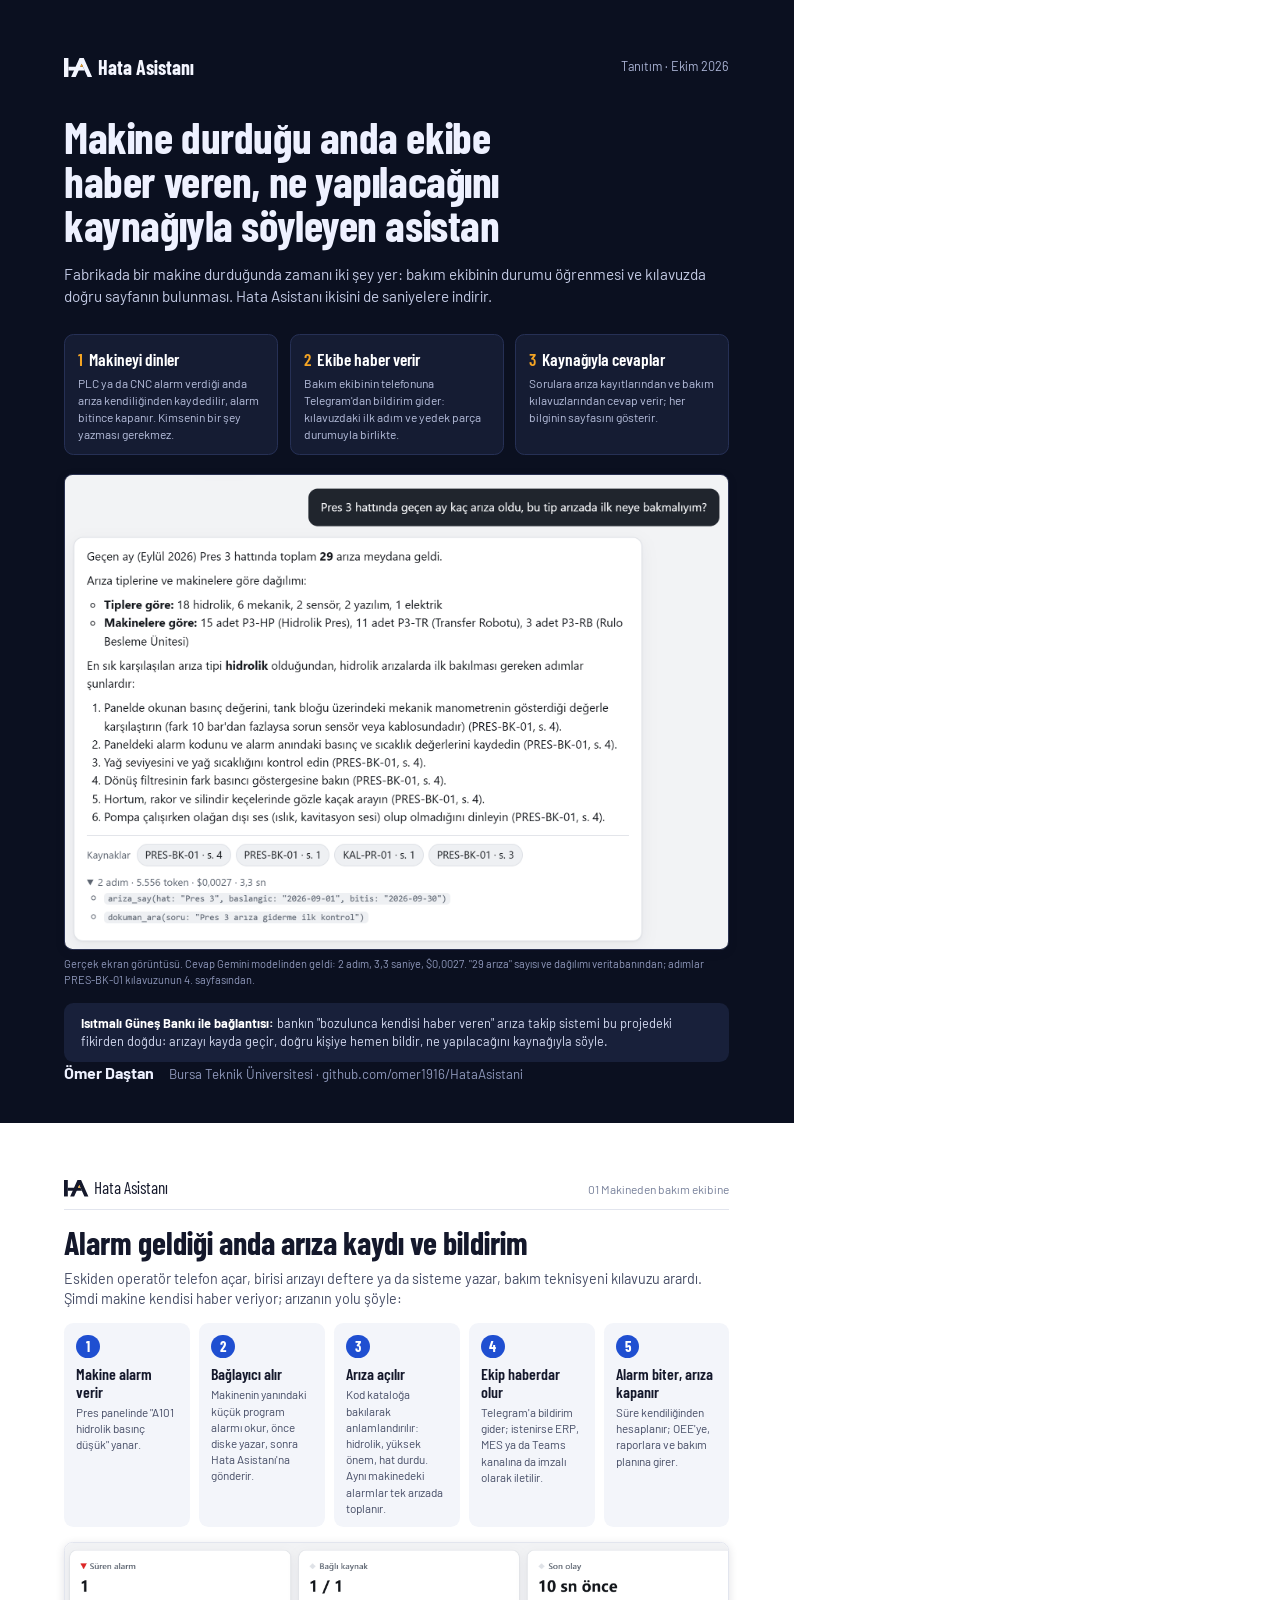
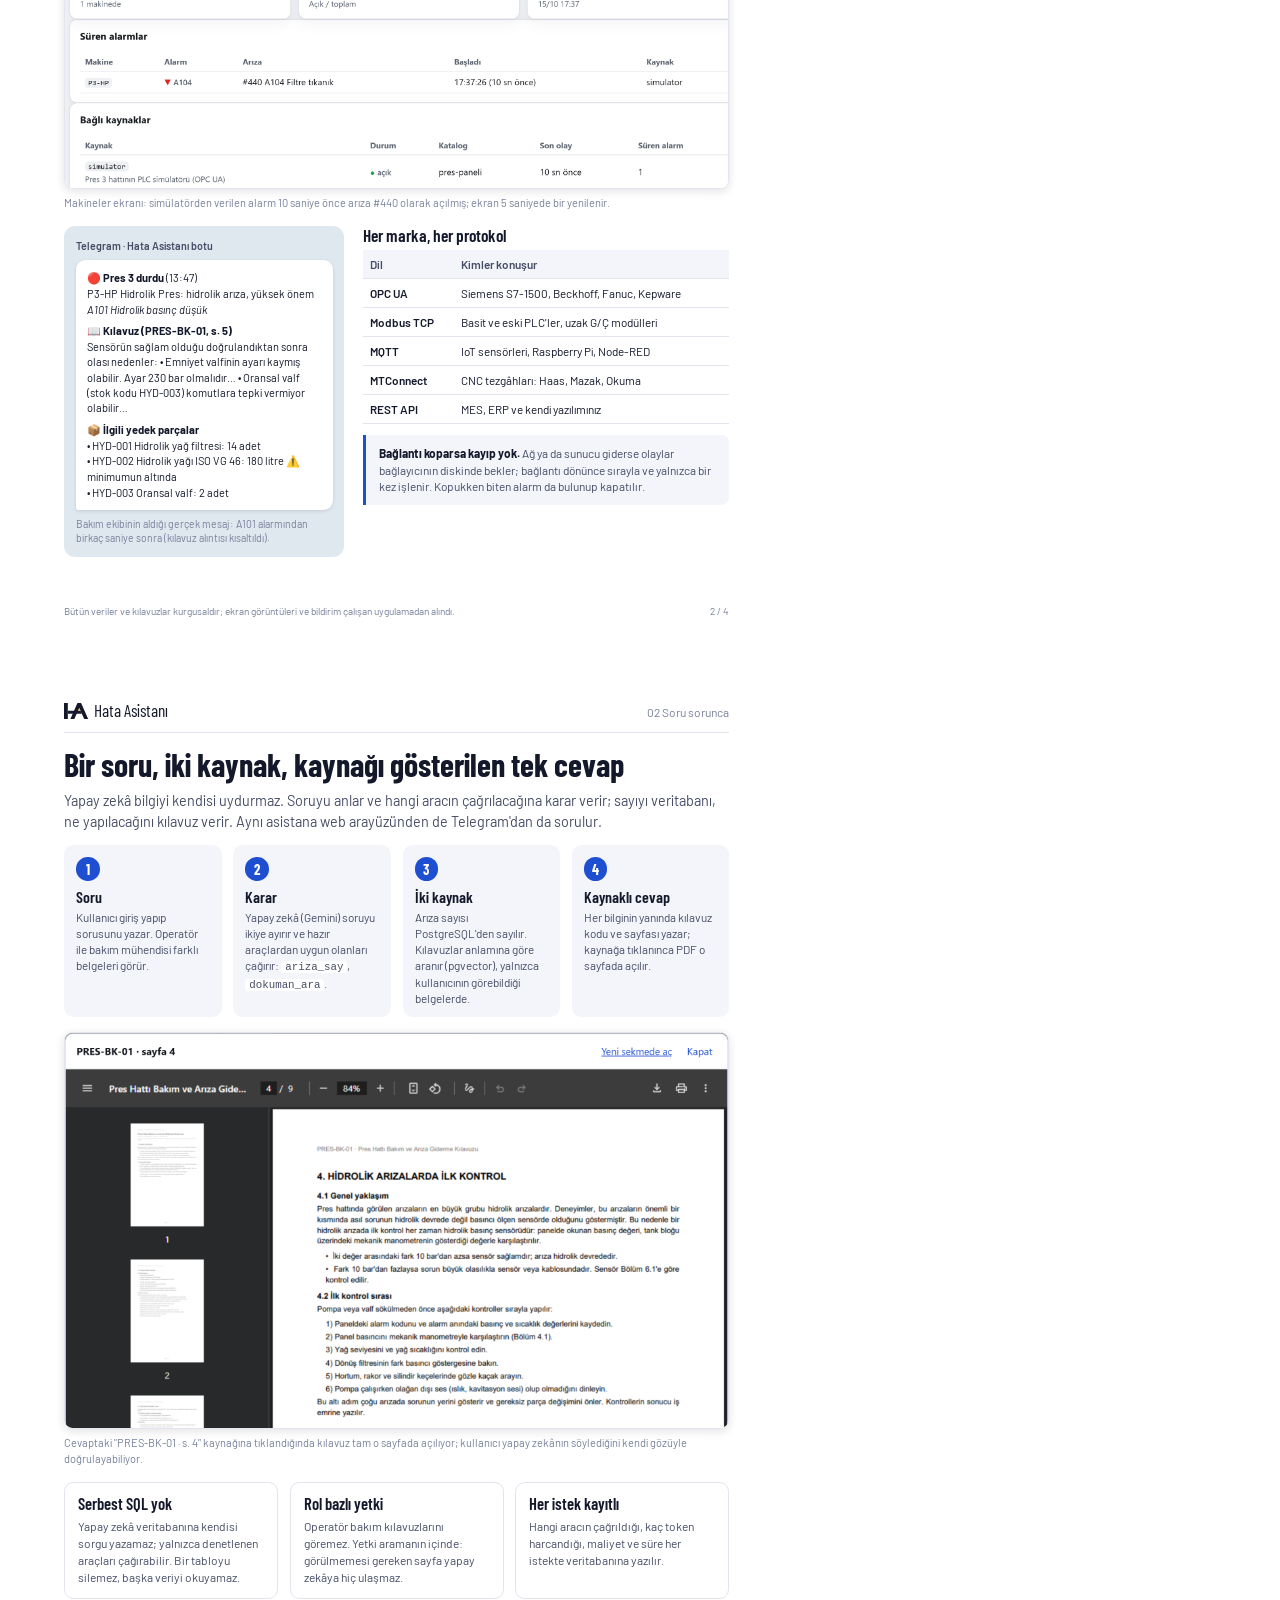
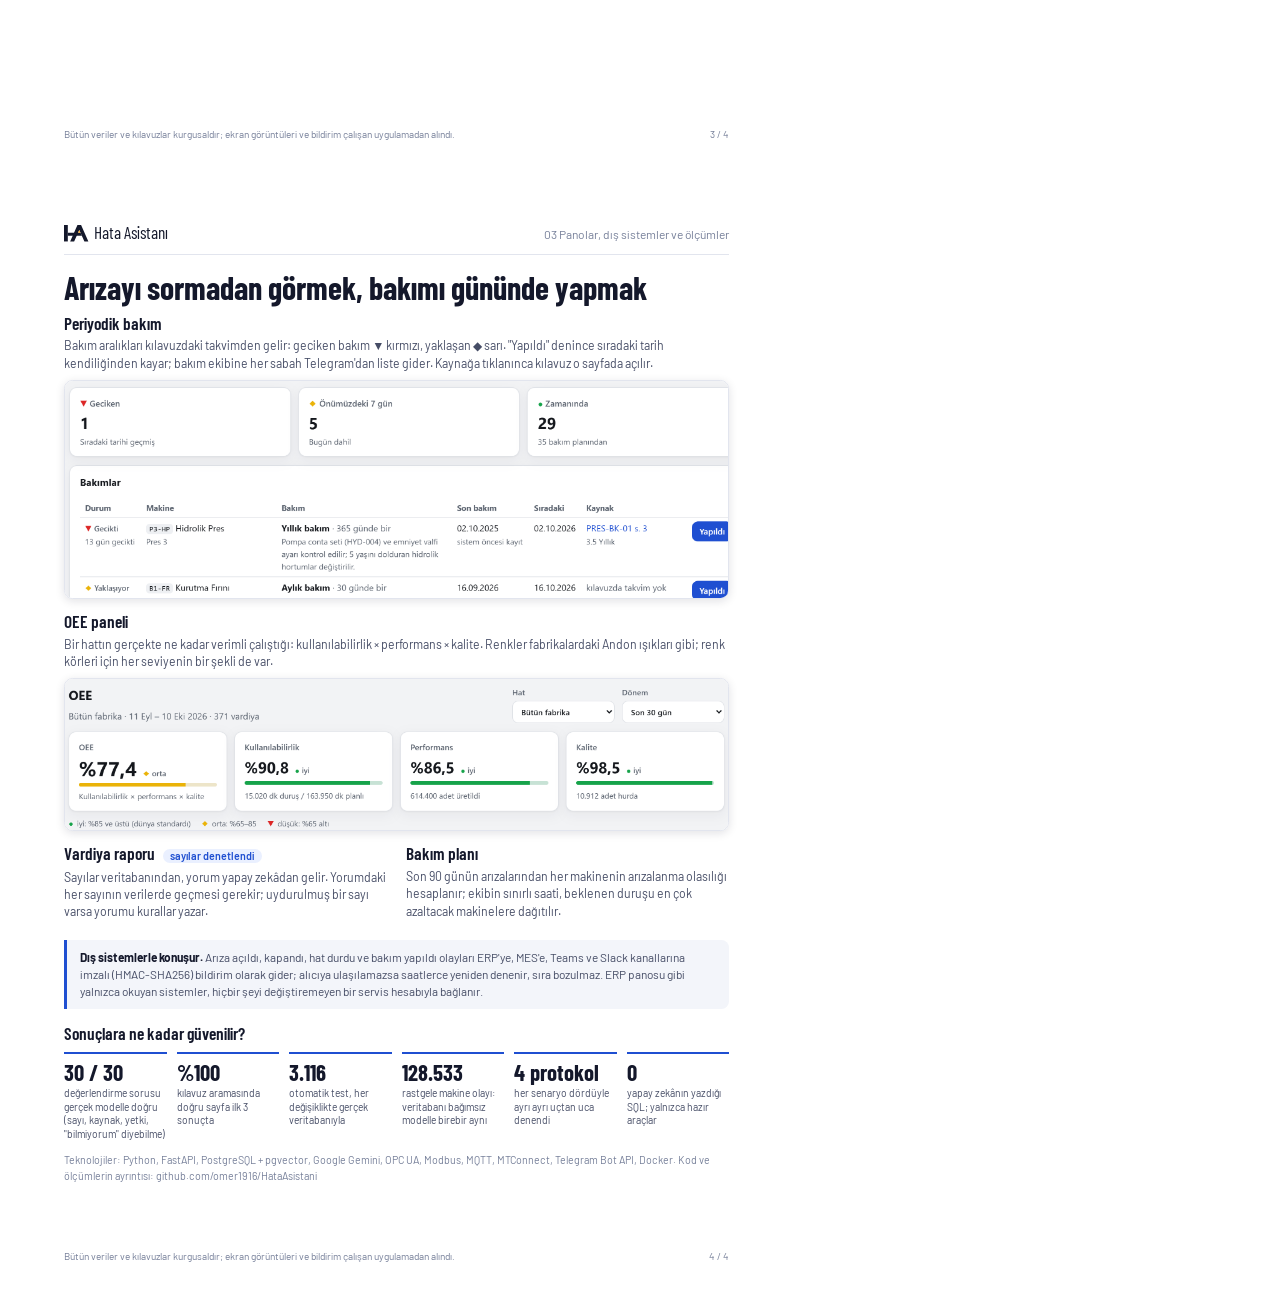
<file: sunum/tanitim.html>
<!doctype html>
<html lang="tr">
<head>
<meta charset="utf-8">
<title>Hata Asistanı · Tanıtım</title>
<link rel="stylesheet" href="https://fonts.googleapis.com/css2?family=Barlow+Condensed:wght@500;600;700&family=Barlow:wght@400;500;600&display=swap">
<style>
@page { size: A4; margin: 0; }
:root {
  --murekkep: #14182b; --murekkep-2: #464d66; --soluk: #77809a; --cizgi: #e2e5ee; --zemin-2: #f3f5fa;
  --vurgu: #1f4fd1; --yesil: #16a34a; --sari: #e0a800; --kirmizi: #dc2626; --gece: #0b1020;
  --baslik: "Barlow Condensed", "Arial Narrow", "Segoe UI", sans-serif;
  --metin: "Barlow", "Segoe UI", Arial, sans-serif;
}
* { box-sizing: border-box; }
html, body { margin: 0; padding: 0; }
body { font-family: var(--metin); color: var(--murekkep); font-size: 10.3pt; line-height: 1.42;
  -webkit-print-color-adjust: exact; print-color-adjust: exact; }
h1, h2, h3 { font-family: var(--baslik); margin: 0; line-height: 1.05; text-wrap: balance; }
h2 { font-size: 24pt; font-weight: 650; margin: 4mm 0 2.5mm; max-width: 172mm; }
h3 { font-size: 13pt; font-weight: 600; margin-bottom: 1.5mm; }
p { margin: 0 0 2mm; }
.sayfa { width: 210mm; height: 297mm; padding: 14mm 17mm 13mm; position: relative; overflow: hidden;
  page-break-after: always; break-after: page; }
.sayfa:last-child { page-break-after: auto; break-after: auto; }
.ust-serit { display: flex; justify-content: space-between; align-items: baseline;
  border-bottom: 0.4mm solid var(--cizgi); padding-bottom: 2.5mm; font-size: 9pt; color: var(--soluk); }
.ust-serit span:first-child { font-family: var(--baslik); font-size: 13pt; color: var(--murekkep); }
.alt-not { position: absolute; left: 17mm; right: 17mm; bottom: 7mm; display: flex;
  justify-content: space-between; font-size: 7.5pt; color: var(--soluk); }
.giris { font-size: 10.8pt; color: var(--murekkep-2); max-width: 174mm; margin-bottom: 3.5mm; }
.logo { height: 0.95em; width: auto; aspect-ratio: 83 / 56; vertical-align: -0.12em; margin-right: 0.3em; }

/* Kapak */
.kapak { background: var(--gece); color: #eef1ff; display: flex; flex-direction: column; }
.kapak-ust { display: flex; justify-content: space-between; align-items: center; font-size: 9.5pt;
  color: #aab3d4; }
.kapak .marka { font-family: var(--baslik); font-weight: 650; font-size: 15pt; color: #f4f6ff; }
.kapak h1 { font-size: 33pt; font-weight: 700; margin-top: 9mm; letter-spacing: -0.01em; line-height: 1.0; }
.kapak-alt { font-size: 11.5pt; color: #c3cae4; max-width: 172mm; margin-top: 4.5mm; }
.ayaklar { display: grid; grid-template-columns: repeat(3, 1fr); gap: 3mm; margin-top: 5mm; }
.ayak { background: #151c33; border: 0.3mm solid #263055; border-radius: 2.5mm; padding: 3mm 3.5mm; }
.ayak b { font-family: var(--baslik); font-size: 13pt; font-weight: 600; color: #fff; display: block;
  margin-bottom: 1mm; }
.ayak b span { color: #f5a524; margin-right: 1.5mm; }
.ayak p { font-size: 9pt; color: #b8c0de; margin: 0; }
.kapak .ekran { margin-top: 5mm; }
.kapak .ekran img { border: 0.5mm solid #2a3150; }
.kapak .ekran figcaption { color: #8f98bb; }
.kapak-ekip { margin-top: auto; display: flex; gap: 4mm; align-items: baseline; font-size: 12pt; }
.kapak-ekip span { color: #8f98bb; font-size: 10pt; }
.esin { margin-top: 4mm; padding: 3mm 4.5mm; border-radius: 2.5mm; background: #18203a;
  font-size: 9.6pt; color: #d5dbf2; }
.esin b { color: #fff; }

/* Ekran görüntüleri */
.ekran { margin: 0; }
.ekran img { width: 100%; display: block; border-radius: 2.2mm; border: 0.35mm solid var(--cizgi);
  box-shadow: 0 0.6mm 2.4mm rgba(15, 20, 40, 0.12); }
.ekran figcaption { font-size: 8.3pt; color: var(--soluk); margin-top: 1.6mm; }

/* Akış */
.akis { list-style: none; padding: 0; margin: 0 0 4mm; display: grid;
  grid-template-columns: repeat(4, 1fr); gap: 3mm; counter-reset: adim; }
.akis.bes { grid-template-columns: repeat(5, 1fr); gap: 2.5mm; }
.akis li { position: relative; padding: 3.2mm 3.2mm 3mm; border-radius: 2.5mm; background: var(--zemin-2);
  counter-increment: adim; }
.akis li::before { content: counter(adim); font-family: var(--baslik); font-weight: 700; font-size: 11pt;
  color: #fff; background: var(--vurgu); width: 6.2mm; height: 6.2mm; border-radius: 50%;
  display: grid; place-items: center; margin-bottom: 1.8mm; }
.akis b { font-family: var(--baslik); font-size: 12pt; font-weight: 600; display: block; margin-bottom: 1mm;
  line-height: 1.1; }
.akis p { font-size: 8.8pt; color: var(--murekkep-2); margin: 0; line-height: 1.38; }
.akis code, .kutu code { font-size: 8.1pt; background: #fff; padding: 0 1mm; border-radius: 1mm; }
.uc-kutu { display: grid; grid-template-columns: repeat(3, 1fr); gap: 3mm; margin-top: 4mm; }
.kutu { border: 0.35mm solid var(--cizgi); border-radius: 2.5mm; padding: 3.2mm 3.5mm; }
.kutu h3 { font-size: 12.5pt; }
.kutu p { font-size: 9pt; color: var(--murekkep-2); margin: 0; }

/* Makineden ekibe */
.alt-ikili { display: grid; grid-template-columns: 74mm 1fr; gap: 5mm; margin-top: 4mm; }
.telefon { background: #dfe7ef; border-radius: 3mm; padding: 3mm; }
.telefon-ust { font-size: 8pt; color: var(--murekkep-2); margin-bottom: 2mm; font-weight: 600; }
.emoji { font-family: "Segoe UI Emoji", "Apple Color Emoji", "Noto Color Emoji", sans-serif;
  font-style: normal; }
.balon { background: #fff; border-radius: 2.5mm 2.5mm 2.5mm 0.6mm; padding: 2.6mm 3mm; font-size: 8.3pt;
  line-height: 1.38; box-shadow: 0 0.3mm 1mm rgba(15, 20, 40, 0.12); }
.balon p { margin: 0 0 1.6mm; }
.balon p:last-child { margin: 0; }
.telefon figcaption { font-size: 7.8pt; color: var(--soluk); margin-top: 1.8mm; }
.protokol { width: 100%; border-collapse: collapse; font-size: 8.8pt; }
.protokol th, .protokol td { text-align: left; vertical-align: top; padding: 1.5mm 1.8mm;
  border-bottom: 0.3mm solid var(--cizgi); }
.protokol th { font-weight: 600; color: var(--murekkep-2); background: var(--zemin-2); }
.protokol td:first-child { font-weight: 600; white-space: nowrap; }
.not-kutusu { margin-top: 3mm; border-left: 0.8mm solid var(--vurgu); background: var(--zemin-2);
  padding: 2.5mm 3.5mm; font-size: 8.9pt; color: var(--murekkep-2); border-radius: 0 2mm 2mm 0; }
.not-kutusu b { color: var(--murekkep); }

/* Panolar */
.iki { display: grid; grid-template-columns: 1fr 1fr; gap: 5mm; }
.bolum { margin-top: 3.5mm; }
.bolum h3 { display: flex; align-items: baseline; gap: 2mm; }
.bolum p { font-size: 9.2pt; color: var(--murekkep-2); }
.etiket { font-family: var(--metin); font-size: 8pt; font-weight: 600; color: var(--vurgu);
  background: #eaf0ff; padding: 0.4mm 2mm; border-radius: 99mm; }

/* Ölçümler */
.sayilar { display: grid; grid-template-columns: repeat(6, 1fr); gap: 2.6mm; margin: 2.5mm 0 3mm; }
.sayi { border-top: 0.6mm solid var(--vurgu); padding-top: 1.8mm; }
.sayi b { font-family: var(--baslik); font-size: 17pt; font-weight: 650; line-height: 1; display: block;
  margin-bottom: 1mm; white-space: nowrap; }
.sayi span { font-size: 7.7pt; color: var(--murekkep-2); line-height: 1.32; display: block; }
.kucuk { font-size: 8pt; color: var(--soluk); }
</style>
</head>
<body>

<section class="sayfa kapak">
  <div class="kapak-ust"><span class="marka"><svg class="logo" viewBox="10 22 83 56" aria-hidden="true"><rect x="10" y="22" width="13" height="56" fill="currentColor"/><polygon points="31,78 44.5,78 62,38.6 79.5,78 93,78 68.2,22 55.8,22" fill="currentColor"/><polygon points="23,48 66.18,48 71.06,59 23,59" fill="currentColor"/><polygon points="62,38.6 57.82,48 66.18,48" fill="#f5a524"/></svg>Hata Asistanı</span><span>Tanıtım · Ekim 2026</span></div>
  <h1>Makine durduğu anda ekibe haber veren, ne yapılacağını kaynağıyla söyleyen asistan</h1>
  <p class="kapak-alt">Fabrikada bir makine durduğunda zamanı iki şey yer: bakım ekibinin durumu
    öğrenmesi ve kılavuzda doğru sayfanın bulunması. Hata Asistanı ikisini de saniyelere indirir.</p>
  <div class="ayaklar">
    <div class="ayak"><b><span>1</span>Makineyi dinler</b><p>PLC ya da CNC alarm verdiği anda
      arıza kendiliğinden kaydedilir, alarm bitince kapanır. Kimsenin bir şey yazması gerekmez.</p></div>
    <div class="ayak"><b><span>2</span>Ekibe haber verir</b><p>Bakım ekibinin telefonuna Telegram'dan
      bildirim gider: kılavuzdaki ilk adım ve yedek parça durumuyla birlikte.</p></div>
    <div class="ayak"><b><span>3</span>Kaynağıyla cevaplar</b><p>Sorulara arıza kayıtlarından ve
      bakım kılavuzlarından cevap verir; her bilginin sayfasını gösterir.</p></div>
  </div>
  <figure class="ekran">
    <img src="ekranlar/kesit/sohbet.png" alt="Sohbet ekranında soru ve kaynaklı cevap">
    <figcaption>Gerçek ekran görüntüsü. Cevap Gemini modelinden geldi: 2 adım, 3,3 saniye,
      $0,0027. "29 arıza" sayısı ve dağılımı veritabanından; adımlar PRES-BK-01 kılavuzunun
      4. sayfasından.</figcaption>
  </figure>
  <div class="esin"><b>Isıtmalı Güneş Bankı ile bağlantısı:</b> bankın "bozulunca kendisi haber
    veren" arıza takip sistemi bu projedeki fikirden doğdu: arızayı kayda geçir, doğru kişiye
    hemen bildir, ne yapılacağını kaynağıyla söyle.</div>
  <div class="kapak-ekip"><b>Ömer Daştan</b><span>Bursa Teknik Üniversitesi · github.com/omer1916/HataAsistani</span></div>
</section>

<section class="sayfa">
  <div class="ust-serit"><span><svg class="logo" viewBox="10 22 83 56" aria-hidden="true"><rect x="10" y="22" width="13" height="56" fill="currentColor"/><polygon points="31,78 44.5,78 62,38.6 79.5,78 93,78 68.2,22 55.8,22" fill="currentColor"/><polygon points="23,48 66.18,48 71.06,59 23,59" fill="currentColor"/><polygon points="62,38.6 57.82,48 66.18,48" fill="#f5a524"/></svg>Hata Asistanı</span><span>01 Makineden bakım ekibine</span></div>
  <h2>Alarm geldiği anda arıza kaydı ve bildirim</h2>
  <p class="giris">Eskiden operatör telefon açar, birisi arızayı deftere ya da sisteme yazar, bakım
    teknisyeni kılavuzu arardı. Şimdi makine kendisi haber veriyor; arızanın yolu şöyle:</p>
  <ol class="akis bes">
    <li><b>Makine alarm verir</b><p>Pres panelinde "A101 hidrolik basınç düşük" yanar.</p></li>
    <li><b>Bağlayıcı alır</b><p>Makinenin yanındaki küçük program alarmı okur, önce diske yazar,
      sonra Hata Asistanı'na gönderir.</p></li>
    <li><b>Arıza açılır</b><p>Kod kataloğa bakılarak anlamlandırılır: hidrolik, yüksek önem, hat
      durdu. Aynı makinedeki alarmlar tek arızada toplanır.</p></li>
    <li><b>Ekip haberdar olur</b><p>Telegram'a bildirim gider; istenirse ERP, MES ya da Teams
      kanalına da imzalı olarak iletilir.</p></li>
    <li><b>Alarm biter, arıza kapanır</b><p>Süre kendiliğinden hesaplanır; OEE'ye, raporlara ve
      bakım planına girer.</p></li>
  </ol>
  <figure class="ekran">
    <img src="ekranlar/kesit/makine.png" alt="Makineler ekranı: süren alarm ve bağlı kaynak">
    <figcaption>Makineler ekranı: simülatörden verilen alarm 10 saniye önce arıza #440 olarak açılmış;
      ekran 5 saniyede bir yenilenir.</figcaption>
  </figure>
  <div class="alt-ikili">
    <figure class="telefon" style="margin:0">
      <div class="telefon-ust">Telegram · Hata Asistanı botu</div>
      <div class="balon">
<p><b><span class="emoji">🔴</span> Pres 3 durdu</b> (13:47)<br>P3-HP Hidrolik Pres: hidrolik arıza, yüksek önem<br>
<i>A101 Hidrolik basınç düşük</i></p>
<p><b><span class="emoji">📖</span> Kılavuz (PRES-BK-01, s. 5)</b><br>Sensörün sağlam olduğu doğrulandıktan sonra olası
nedenler: • Emniyet valfinin ayarı kaymış olabilir. Ayar 230 bar olmalıdır… • Oransal valf
(stok kodu HYD-003) komutlara tepki vermiyor olabilir…</p>
<p><b><span class="emoji">📦</span> İlgili yedek parçalar</b><br>• HYD-001 Hidrolik yağ filtresi: 14 adet<br>
• HYD-002 Hidrolik yağı ISO VG 46: 180 litre <span class="emoji">⚠️</span> minimumun altında<br>
• HYD-003 Oransal valf: 2 adet</p>
</div>
      <figcaption>Bakım ekibinin aldığı gerçek mesaj: A101 alarmından birkaç saniye sonra
        (kılavuz alıntısı kısaltıldı).</figcaption>
    </figure>
    <div>
      <h3>Her marka, her protokol</h3>
      <table class="protokol">
        <tr><th>Dil</th><th>Kimler konuşur</th></tr>
        <tr><td>OPC UA</td><td>Siemens S7-1500, Beckhoff, Fanuc, Kepware</td></tr>
        <tr><td>Modbus TCP</td><td>Basit ve eski PLC'ler, uzak G/Ç modülleri</td></tr>
        <tr><td>MQTT</td><td>IoT sensörleri, Raspberry Pi, Node-RED</td></tr>
        <tr><td>MTConnect</td><td>CNC tezgâhları: Haas, Mazak, Okuma</td></tr>
        <tr><td>REST API</td><td>MES, ERP ve kendi yazılımınız</td></tr>
      </table>
      <div class="not-kutusu"><b>Bağlantı koparsa kayıp yok.</b> Ağ ya da sunucu giderse olaylar
        bağlayıcının diskinde bekler; bağlantı dönünce sırayla ve yalnızca bir kez işlenir. Kopukken
        biten alarm da bulunup kapatılır.</div>
    </div>
  </div>
  <div class="alt-not"><span>Bütün veriler ve kılavuzlar kurgusaldır; ekran görüntüleri ve bildirim çalışan uygulamadan alındı.</span><span>2 / 4</span></div>
</section>

<section class="sayfa">
  <div class="ust-serit"><span><svg class="logo" viewBox="10 22 83 56" aria-hidden="true"><rect x="10" y="22" width="13" height="56" fill="currentColor"/><polygon points="31,78 44.5,78 62,38.6 79.5,78 93,78 68.2,22 55.8,22" fill="currentColor"/><polygon points="23,48 66.18,48 71.06,59 23,59" fill="currentColor"/><polygon points="62,38.6 57.82,48 66.18,48" fill="#f5a524"/></svg>Hata Asistanı</span><span>02 Soru sorunca</span></div>
  <h2>Bir soru, iki kaynak, kaynağı gösterilen tek cevap</h2>
  <p class="giris">Yapay zekâ bilgiyi kendisi uydurmaz. Soruyu anlar ve hangi aracın çağrılacağına
    karar verir; sayıyı veritabanı, ne yapılacağını kılavuz verir. Aynı asistana web arayüzünden de
    Telegram'dan da sorulur.</p>
  <ol class="akis">
    <li><b>Soru</b><p>Kullanıcı giriş yapıp sorusunu yazar. Operatör ile bakım mühendisi farklı
      belgeleri görür.</p></li>
    <li><b>Karar</b><p>Yapay zekâ (Gemini) soruyu ikiye ayırır ve hazır araçlardan uygun olanları
      çağırır: <code>ariza_say</code>, <code>dokuman_ara</code>.</p></li>
    <li><b>İki kaynak</b><p>Arıza sayısı PostgreSQL'den sayılır. Kılavuzlar anlamına göre aranır
      (pgvector), yalnızca kullanıcının görebildiği belgelerde.</p></li>
    <li><b>Kaynaklı cevap</b><p>Her bilginin yanında kılavuz kodu ve sayfası yazar; kaynağa
      tıklanınca PDF o sayfada açılır.</p></li>
  </ol>
  <figure class="ekran">
    <img src="ekranlar/kesit/kaynak.png" alt="Kaynağa tıklanınca açılan kılavuz sayfası">
    <figcaption>Cevaptaki "PRES-BK-01 · s. 4" kaynağına tıklandığında kılavuz tam o sayfada
      açılıyor; kullanıcı yapay zekânın söylediğini kendi gözüyle doğrulayabiliyor.</figcaption>
  </figure>
  <div class="uc-kutu">
    <div class="kutu"><h3>Serbest SQL yok</h3><p>Yapay zekâ veritabanına kendisi sorgu yazamaz;
      yalnızca denetlenen araçları çağırabilir. Bir tabloyu silemez, başka veriyi okuyamaz.</p></div>
    <div class="kutu"><h3>Rol bazlı yetki</h3><p>Operatör bakım kılavuzlarını göremez. Yetki
      aramanın içinde: görülmemesi gereken sayfa yapay zekâya hiç ulaşmaz.</p></div>
    <div class="kutu"><h3>Her istek kayıtlı</h3><p>Hangi aracın çağrıldığı, kaç token harcandığı,
      maliyet ve süre her istekte veritabanına yazılır.</p></div>
  </div>
  <div class="alt-not"><span>Bütün veriler ve kılavuzlar kurgusaldır; ekran görüntüleri ve bildirim çalışan uygulamadan alındı.</span><span>3 / 4</span></div>
</section>

<section class="sayfa">
  <div class="ust-serit"><span><svg class="logo" viewBox="10 22 83 56" aria-hidden="true"><rect x="10" y="22" width="13" height="56" fill="currentColor"/><polygon points="31,78 44.5,78 62,38.6 79.5,78 93,78 68.2,22 55.8,22" fill="currentColor"/><polygon points="23,48 66.18,48 71.06,59 23,59" fill="currentColor"/><polygon points="62,38.6 57.82,48 66.18,48" fill="#f5a524"/></svg>Hata Asistanı</span><span>03 Panolar, dış sistemler ve ölçümler</span></div>
  <h2>Arızayı sormadan görmek, bakımı gününde yapmak</h2>
  <div class="bolum" style="margin-top:0">
    <h3>Periyodik bakım</h3>
    <p>Bakım aralıkları kılavuzdaki takvimden gelir: geciken bakım ▼ kırmızı, yaklaşan ◆ sarı.
      "Yapıldı" denince sıradaki tarih kendiliğinden kayar; bakım ekibine her sabah Telegram'dan
      liste gider. Kaynağa tıklanınca kılavuz o sayfada açılır.</p>
    <figure class="ekran"><img src="ekranlar/kesit/periyodik.png" alt="Periyodik bakım ekranı"></figure>
  </div>
  <div class="bolum">
    <h3>OEE paneli</h3>
    <p>Bir hattın gerçekte ne kadar verimli çalıştığı: kullanılabilirlik × performans × kalite.
      Renkler fabrikalardaki Andon ışıkları gibi; renk körleri için her seviyenin bir şekli de var.</p>
    <figure class="ekran"><img src="ekranlar/kesit/oee-ust.png" alt="OEE göstergeleri"></figure>
  </div>
  <div class="iki">
    <div class="bolum">
      <h3>Vardiya raporu <span class="etiket">sayılar denetlendi</span></h3>
      <p>Sayılar veritabanından, yorum yapay zekâdan gelir. Yorumdaki her sayının verilerde geçmesi
        gerekir; uydurulmuş bir sayı varsa yorumu kurallar yazar.</p>
    </div>
    <div class="bolum">
      <h3>Bakım planı</h3>
      <p>Son 90 günün arızalarından her makinenin arızalanma olasılığı hesaplanır; ekibin sınırlı
        saati, beklenen duruşu en çok azaltacak makinelere dağıtılır.</p>
    </div>
  </div>
  <div class="not-kutusu"><b>Dış sistemlerle konuşur.</b> Arıza açıldı, kapandı, hat durdu ve bakım
    yapıldı olayları ERP'ye, MES'e, Teams ve Slack kanallarına imzalı (HMAC-SHA256) bildirim olarak
    gider; alıcıya ulaşılamazsa saatlerce yeniden denenir, sıra bozulmaz. ERP panosu gibi yalnızca
    okuyan sistemler, hiçbir şeyi değiştiremeyen bir servis hesabıyla bağlanır.</div>
  <h3 style="margin-top:4mm">Sonuçlara ne kadar güvenilir?</h3>
  <div class="sayilar">
    <div class="sayi"><b>30 / 30</b><span>değerlendirme sorusu gerçek modelle doğru (sayı, kaynak,
      yetki, "bilmiyorum" diyebilme)</span></div>
    <div class="sayi"><b>%100</b><span>kılavuz aramasında doğru sayfa ilk 3 sonuçta</span></div>
    <div class="sayi"><b>3.116</b><span>otomatik test, her değişiklikte gerçek veritabanıyla</span></div>
    <div class="sayi"><b>128.533</b><span>rastgele makine olayı: veritabanı bağımsız modelle birebir
      aynı</span></div>
    <div class="sayi"><b>4 protokol</b><span>her senaryo dördüyle ayrı ayrı uçtan uca denendi</span></div>
    <div class="sayi"><b>0</b><span>yapay zekânın yazdığı SQL; yalnızca hazır araçlar</span></div>
  </div>
  <p class="kucuk">Teknolojiler: Python, FastAPI, PostgreSQL + pgvector, Google Gemini, OPC UA,
    Modbus, MQTT, MTConnect, Telegram Bot API, Docker. Kod ve ölçümlerin ayrıntısı:
    github.com/omer1916/HataAsistani</p>
  <div class="alt-not"><span>Bütün veriler ve kılavuzlar kurgusaldır; ekran görüntüleri ve bildirim çalışan uygulamadan alındı.</span><span>4 / 4</span></div>
</section>
</body>
</html>
</file>
